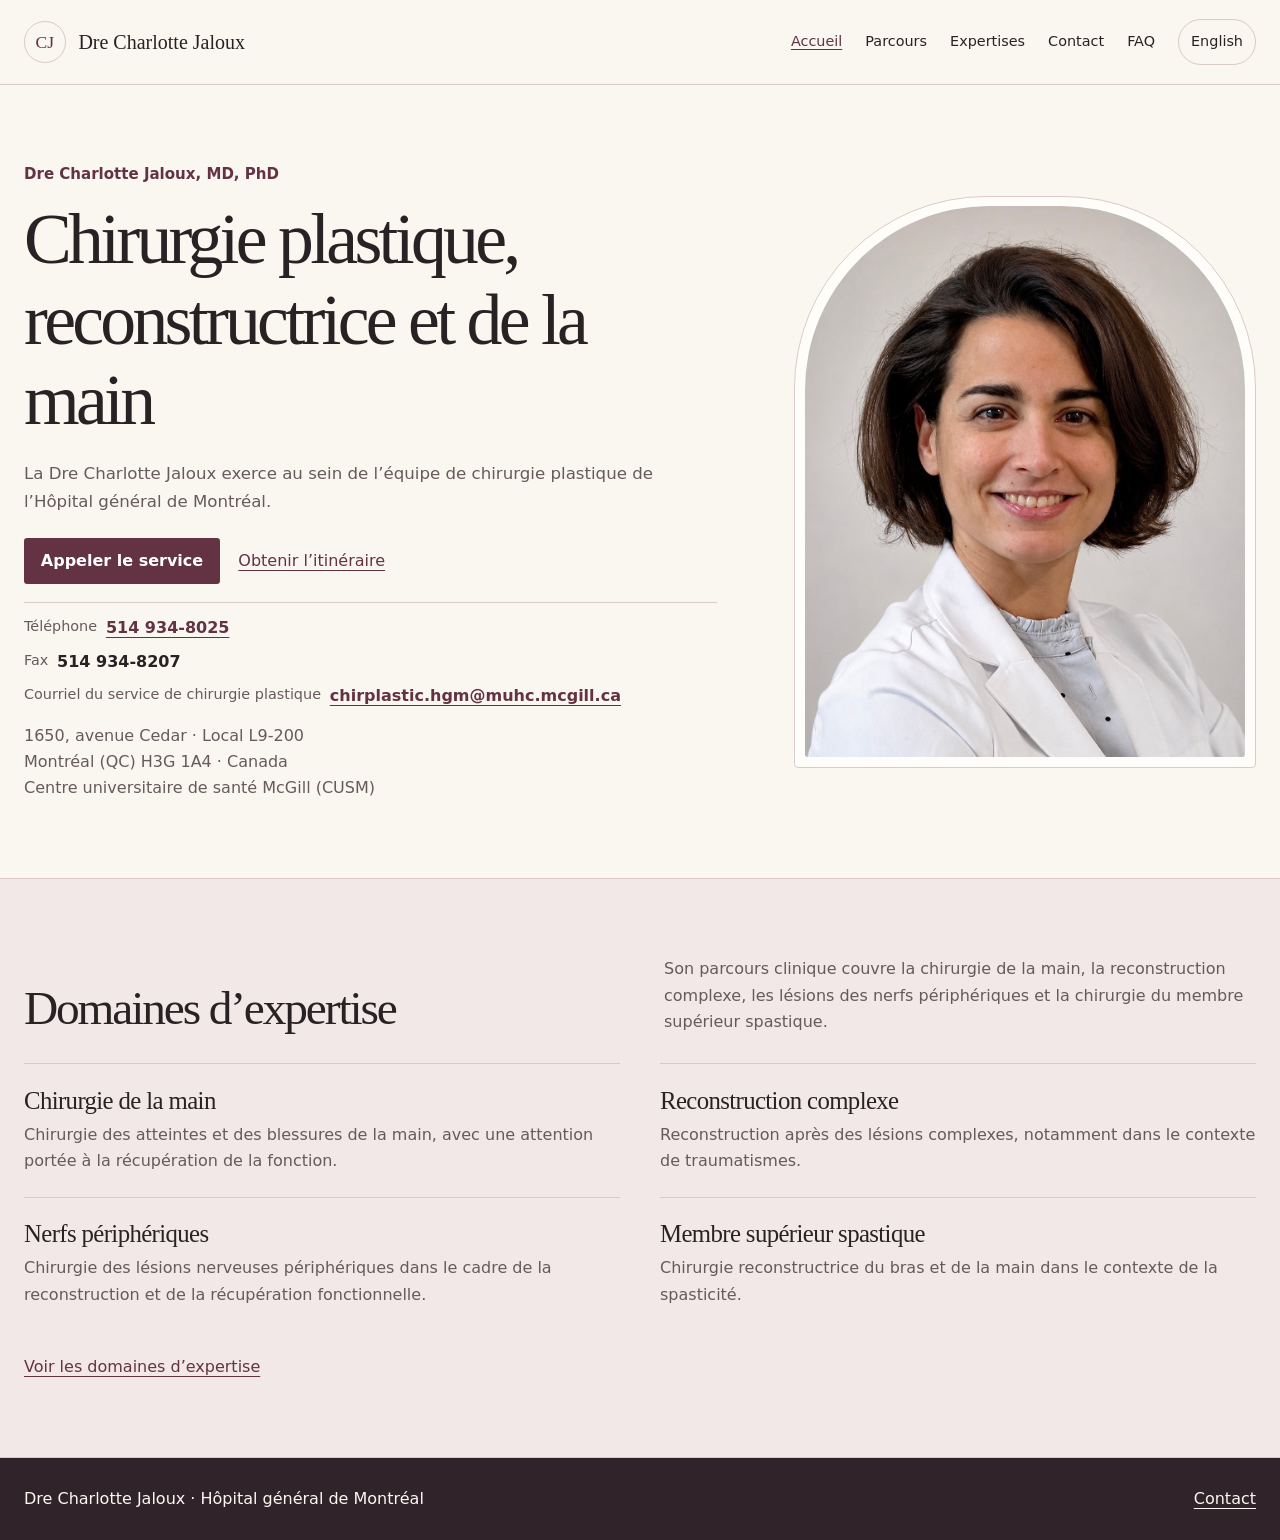
<file: index.html>
<!doctype html>
<html lang="fr">
<head>
  <meta charset="utf-8">
  <meta name="viewport" content="width=device-width, initial-scale=1">
  <title>Dre Charlotte Jaloux | Chirurgie plastique et reconstructrice, chirurgie de la main</title>
  <meta name="description" content="Dre Charlotte Jaloux, chirurgienne plasticienne et de la main à l’Hôpital général de Montréal. Téléphone, fax et coordonnées du service.">
  <meta name="theme-color" content="#faf6f0">
  <link rel="canonical" href="https://charlottejaloux.com/">
  <link rel="alternate" hreflang="fr" href="https://charlottejaloux.com/">
  <link rel="alternate" hreflang="en" href="https://charlottejaloux.com/en/">
  <link rel="alternate" hreflang="x-default" href="https://charlottejaloux.com/">
  <link rel="icon" href="assets/favicon.svg" type="image/svg+xml">
  <link rel="stylesheet" href="assets/style.css">
  <meta property="og:type" content="website">
  <meta property="og:title" content="Dre Charlotte Jaloux | Chirurgie plastique et reconstructrice, chirurgie de la main">
  <meta property="og:description" content="Dre Charlotte Jaloux, chirurgienne plasticienne et de la main à l’Hôpital général de Montréal. Téléphone, fax et coordonnées du service.">
  <meta property="og:url" content="https://charlottejaloux.com/">
  <meta property="og:locale" content="fr_CA">
  <meta property="og:image" content="https://charlottejaloux.com/assets/portrait-charlotte-jaloux.jpg">
  <meta property="og:image:alt" content="Portrait de la Dre Charlotte Jaloux">
  <meta name="twitter:card" content="summary">
  <script type="application/ld+json">{"@context": "https://schema.org", "@type": "Person", "name": "Charlotte Jaloux", "honorificPrefix": "Dre", "honorificSuffix": "MD, PhD", "jobTitle": "Chirurgie plastique et reconstructrice, chirurgie de la main", "url": "https://charlottejaloux.com/", "image": "https://charlottejaloux.com/assets/portrait-charlotte-jaloux.jpg", "sameAs": ["https://www.mcgill.ca/plasticsurgery/faculty/dr-charlotte-jaloux"], "affiliation": {"@type": "Hospital", "name": "Hôpital général de Montréal", "url": "https://cusm.ca"}}</script>
</head>
<body>
  <a class="skip" href="#main">Aller au contenu</a>
  <header class="header"><div class="wrap navrow">
    <a class="brand" href="index.html"><span class="monogram" aria-hidden="true">CJ</span><span class="brand-name">Dre Charlotte Jaloux</span></a>
    <nav class="navlinks" aria-label="Navigation principale">
      <a href="index.html" aria-current="page">Accueil</a> <a href="parcours/index.html">Parcours</a> <a href="expertises/index.html">Expertises</a> <a href="contact/index.html">Contact</a> <a href="faq/index.html">FAQ</a>
      <a class="language" href="en/index.html" lang="en" hreflang="en">English</a>
    </nav>
  </div></header>
  <main id="main"><div class="wrap hero">
  <div>
    <p class="kicker">Dre Charlotte Jaloux, MD, PhD</p>
    <h1>Chirurgie plastique, reconstructrice et de la main</h1>
    <p class="intro">La Dre Charlotte Jaloux exerce au sein de l’équipe de chirurgie plastique de l’Hôpital général de Montréal.</p>
    <div class="actions"><a href="tel:+15149348025" class="button">Appeler le service</a><a href="https://www.google.com/maps/dir/?api=1&amp;destination=Montreal+General+Hospital%2C+1650+Cedar+Avenue%2C+Montr%C3%A9al%2C+QC%2C+H3G+1A4">Obtenir l’itinéraire</a></div>
    <dl class="contact-details compact"><div><dt>Téléphone</dt><dd><a href="tel:+15149348025">514 934-8025</a></dd></div><div><dt>Fax</dt><dd>514 934-8207</dd></div><div><dt>Courriel du service de chirurgie plastique</dt><dd><a href="mailto:chirplastic.hgm@muhc.mcgill.ca">chirplastic.hgm@muhc.mcgill.ca</a></dd></div></dl>
    <p class="hospital">1650, avenue Cedar · Local L9-200<br>Montréal (QC) H3G 1A4 · Canada<br>Centre universitaire de santé McGill (CUSM)</p>
  </div>
  <figure class="portrait"><img src="assets/portrait-charlotte-jaloux.jpg" alt="Portrait de la Dre Charlotte Jaloux" width="1061" height="1483" fetchpriority="high"></figure>
</div>
<section class="section tint">
  <div class="wrap">
    <div class="section-title"><h2>Domaines d’expertise</h2><p>Son parcours clinique couvre la chirurgie de la main, la reconstruction complexe, les lésions des nerfs périphériques et la chirurgie du membre supérieur spastique.</p></div>
    <div class="grid"><article class="area"><h3>Chirurgie de la main</h3><p>Chirurgie des atteintes et des blessures de la main, avec une attention portée à la récupération de la fonction.</p></article><article class="area"><h3>Reconstruction complexe</h3><p>Reconstruction après des lésions complexes, notamment dans le contexte de traumatismes.</p></article><article class="area"><h3>Nerfs périphériques</h3><p>Chirurgie des lésions nerveuses périphériques dans le cadre de la reconstruction et de la récupération fonctionnelle.</p></article><article class="area"><h3>Membre supérieur spastique</h3><p>Chirurgie reconstructrice du bras et de la main dans le contexte de la spasticité.</p></article></div>
    <div class="actions"><a href="expertises/index.html">Voir les domaines d’expertise</a></div>
  </div>
</section></main>
  <footer class="footer"><div class="wrap">
    <p>Dre Charlotte Jaloux · Hôpital général de Montréal</p>
    <a href="contact/index.html">Contact</a>
  </div></footer>
</body>
</html>
</file>
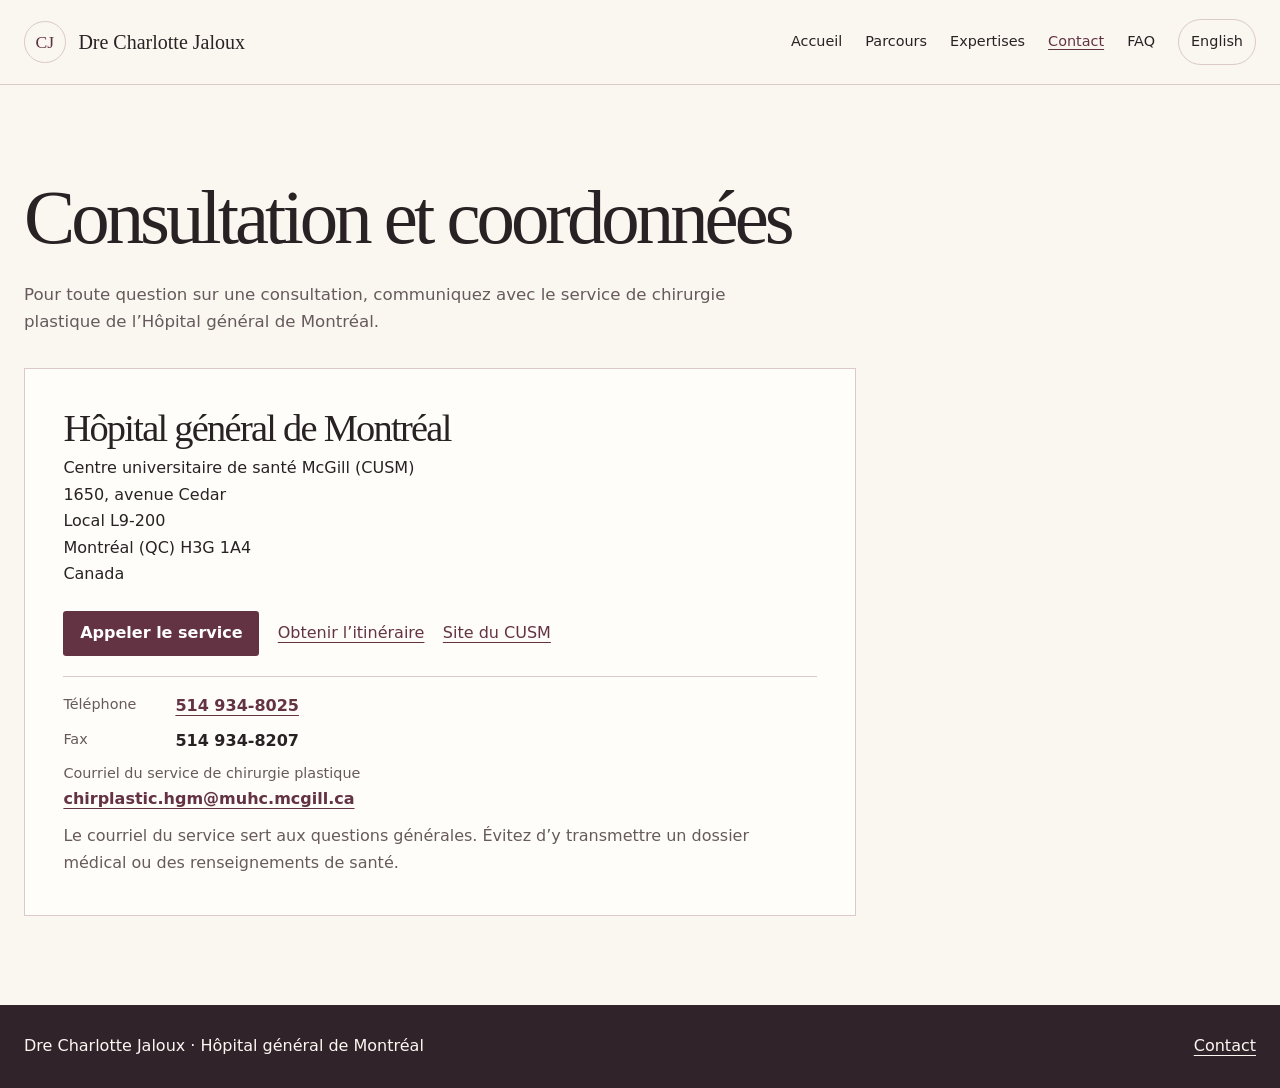
<file: contact/index.html>
<!doctype html>
<html lang="fr">
<head>
  <meta charset="utf-8">
  <meta name="viewport" content="width=device-width, initial-scale=1">
  <title>Contact | Dre Charlotte Jaloux</title>
  <meta name="description" content="Coordonnées du service de chirurgie plastique à l’Hôpital général de Montréal pour joindre l’équipe de la Dre Charlotte Jaloux.">
  <meta name="theme-color" content="#faf6f0">
  <link rel="canonical" href="https://charlottejaloux.com/contact/">
  <link rel="alternate" hreflang="fr" href="https://charlottejaloux.com/contact/">
  <link rel="alternate" hreflang="en" href="https://charlottejaloux.com/en/contact/">
  <link rel="alternate" hreflang="x-default" href="https://charlottejaloux.com/contact/">
  <link rel="icon" href="../assets/favicon.svg" type="image/svg+xml">
  <link rel="stylesheet" href="../assets/style.css">
  <meta property="og:type" content="website">
  <meta property="og:title" content="Contact | Dre Charlotte Jaloux">
  <meta property="og:description" content="Coordonnées du service de chirurgie plastique à l’Hôpital général de Montréal pour joindre l’équipe de la Dre Charlotte Jaloux.">
  <meta property="og:url" content="https://charlottejaloux.com/contact/">
  <meta property="og:locale" content="fr_CA">
  <meta property="og:image" content="https://charlottejaloux.com/assets/portrait-charlotte-jaloux.jpg">
  <meta property="og:image:alt" content="Portrait de la Dre Charlotte Jaloux">
  <meta name="twitter:card" content="summary">
  <script type="application/ld+json">{"@context": "https://schema.org", "@type": "Person", "name": "Charlotte Jaloux", "honorificPrefix": "Dre", "honorificSuffix": "MD, PhD", "jobTitle": "Chirurgie plastique et reconstructrice, chirurgie de la main", "url": "https://charlottejaloux.com/", "image": "https://charlottejaloux.com/assets/portrait-charlotte-jaloux.jpg", "sameAs": ["https://www.mcgill.ca/plasticsurgery/faculty/dr-charlotte-jaloux"], "affiliation": {"@type": "Hospital", "name": "Hôpital général de Montréal", "url": "https://cusm.ca"}}</script>
</head>
<body>
  <a class="skip" href="#main">Aller au contenu</a>
  <header class="header"><div class="wrap navrow">
    <a class="brand" href="../index.html"><span class="monogram" aria-hidden="true">CJ</span><span class="brand-name">Dre Charlotte Jaloux</span></a>
    <nav class="navlinks" aria-label="Navigation principale">
      <a href="../index.html">Accueil</a> <a href="../parcours/index.html">Parcours</a> <a href="../expertises/index.html">Expertises</a> <a href="index.html" aria-current="page">Contact</a> <a href="../faq/index.html">FAQ</a>
      <a class="language" href="../en/contact/index.html" lang="en" hreflang="en">English</a>
    </nav>
  </div></header>
  <main id="main"><div class="page-heading wrap"><h1>Consultation et coordonnées</h1><p class="intro">Pour toute question sur une consultation, communiquez avec le service de chirurgie plastique de l’Hôpital général de Montréal.</p></div>
<div class="wrap page-body">
  <section class="contact-card narrow">
    <h2>Hôpital général de Montréal</h2>
    <p>Centre universitaire de santé McGill (CUSM)</p>
    <address>1650, avenue Cedar<br>Local L9-200<br>Montréal (QC) H3G 1A4<br>Canada</address>
    <div class="actions"><a href="tel:+15149348025" class="button">Appeler le service</a><a href="https://www.google.com/maps/dir/?api=1&amp;destination=Montreal+General+Hospital%2C+1650+Cedar+Avenue%2C+Montr%C3%A9al%2C+QC%2C+H3G+1A4">Obtenir l’itinéraire</a><a href="https://cusm.ca">Site du CUSM</a></div>
    <dl class="contact-details"><div><dt>Téléphone</dt><dd><a href="tel:+15149348025">514 934-8025</a></dd></div><div><dt>Fax</dt><dd>514 934-8207</dd></div><div><dt>Courriel du service de chirurgie plastique</dt><dd><a href="mailto:chirplastic.hgm@muhc.mcgill.ca">chirplastic.hgm@muhc.mcgill.ca</a></dd></div></dl>
    <p class="notice">Le courriel du service sert aux questions générales. Évitez d’y transmettre un dossier médical ou des renseignements de santé.</p>
  </section>
</div></main>
  <footer class="footer"><div class="wrap">
    <p>Dre Charlotte Jaloux · Hôpital général de Montréal</p>
    <a href="index.html">Contact</a>
  </div></footer>
</body>
</html>
</file>
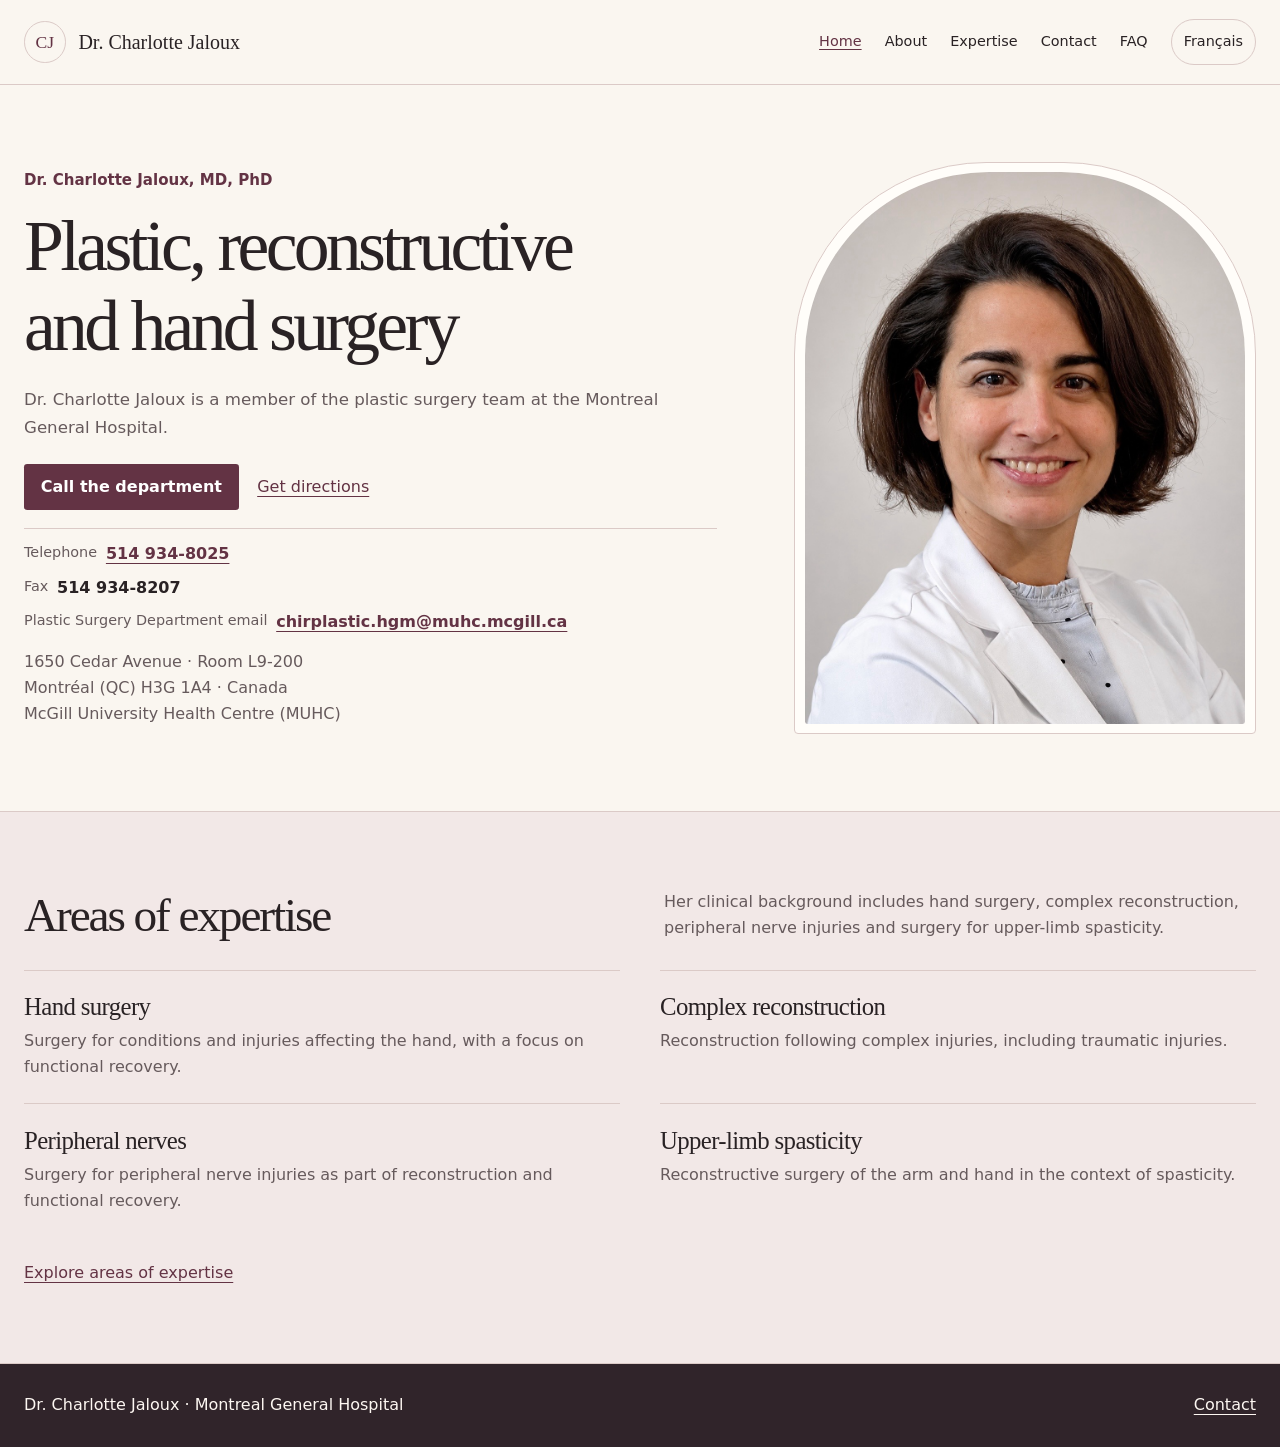
<file: en/index.html>
<!doctype html>
<html lang="en">
<head>
  <meta charset="utf-8">
  <meta name="viewport" content="width=device-width, initial-scale=1">
  <title>Dr. Charlotte Jaloux | Plastic, reconstructive and hand surgery</title>
  <meta name="description" content="Dr. Charlotte Jaloux, plastic and hand surgeon at the Montreal General Hospital. Find the department’s phone number, fax and contact details.">
  <meta name="theme-color" content="#faf6f0">
  <link rel="canonical" href="https://charlottejaloux.com/en/">
  <link rel="alternate" hreflang="fr" href="https://charlottejaloux.com/">
  <link rel="alternate" hreflang="en" href="https://charlottejaloux.com/en/">
  <link rel="alternate" hreflang="x-default" href="https://charlottejaloux.com/">
  <link rel="icon" href="../assets/favicon.svg" type="image/svg+xml">
  <link rel="stylesheet" href="../assets/style.css">
  <meta property="og:type" content="website">
  <meta property="og:title" content="Dr. Charlotte Jaloux | Plastic, reconstructive and hand surgery">
  <meta property="og:description" content="Dr. Charlotte Jaloux, plastic and hand surgeon at the Montreal General Hospital. Find the department’s phone number, fax and contact details.">
  <meta property="og:url" content="https://charlottejaloux.com/en/">
  <meta property="og:locale" content="en_CA">
  <meta property="og:image" content="https://charlottejaloux.com/assets/portrait-charlotte-jaloux.jpg">
  <meta property="og:image:alt" content="Portrait of Dr. Charlotte Jaloux">
  <meta name="twitter:card" content="summary">
  <script type="application/ld+json">{"@context": "https://schema.org", "@type": "Person", "name": "Charlotte Jaloux", "honorificPrefix": "Dr.", "honorificSuffix": "MD, PhD", "jobTitle": "Plastic, reconstructive and hand surgery", "url": "https://charlottejaloux.com/en/", "image": "https://charlottejaloux.com/assets/portrait-charlotte-jaloux.jpg", "sameAs": ["https://www.mcgill.ca/plasticsurgery/faculty/dr-charlotte-jaloux"], "affiliation": {"@type": "Hospital", "name": "Montreal General Hospital", "url": "https://muhc.ca"}}</script>
</head>
<body>
  <a class="skip" href="#main">Skip to content</a>
  <header class="header"><div class="wrap navrow">
    <a class="brand" href="index.html"><span class="monogram" aria-hidden="true">CJ</span><span class="brand-name">Dr. Charlotte Jaloux</span></a>
    <nav class="navlinks" aria-label="Main navigation">
      <a href="index.html" aria-current="page">Home</a> <a href="about/index.html">About</a> <a href="expertise/index.html">Expertise</a> <a href="contact/index.html">Contact</a> <a href="faq/index.html">FAQ</a>
      <a class="language" href="../index.html" lang="fr" hreflang="fr">Français</a>
    </nav>
  </div></header>
  <main id="main"><div class="wrap hero">
  <div>
    <p class="kicker">Dr. Charlotte Jaloux, MD, PhD</p>
    <h1>Plastic, reconstructive and hand surgery</h1>
    <p class="intro">Dr. Charlotte Jaloux is a member of the plastic surgery team at the Montreal General Hospital.</p>
    <div class="actions"><a href="tel:+15149348025" class="button">Call the department</a><a href="https://www.google.com/maps/dir/?api=1&amp;destination=Montreal+General+Hospital%2C+1650+Cedar+Avenue%2C+Montr%C3%A9al%2C+QC%2C+H3G+1A4">Get directions</a></div>
    <dl class="contact-details compact"><div><dt>Telephone</dt><dd><a href="tel:+15149348025">514 934-8025</a></dd></div><div><dt>Fax</dt><dd>514 934-8207</dd></div><div><dt>Plastic Surgery Department email</dt><dd><a href="mailto:chirplastic.hgm@muhc.mcgill.ca">chirplastic.hgm@muhc.mcgill.ca</a></dd></div></dl>
    <p class="hospital">1650 Cedar Avenue · Room L9-200<br>Montréal (QC) H3G 1A4 · Canada<br>McGill University Health Centre (MUHC)</p>
  </div>
  <figure class="portrait"><img src="../assets/portrait-charlotte-jaloux.jpg" alt="Portrait of Dr. Charlotte Jaloux" width="1061" height="1483" fetchpriority="high"></figure>
</div>
<section class="section tint">
  <div class="wrap">
    <div class="section-title"><h2>Areas of expertise</h2><p>Her clinical background includes hand surgery, complex reconstruction, peripheral nerve injuries and surgery for upper-limb spasticity.</p></div>
    <div class="grid"><article class="area"><h3>Hand surgery</h3><p>Surgery for conditions and injuries affecting the hand, with a focus on functional recovery.</p></article><article class="area"><h3>Complex reconstruction</h3><p>Reconstruction following complex injuries, including traumatic injuries.</p></article><article class="area"><h3>Peripheral nerves</h3><p>Surgery for peripheral nerve injuries as part of reconstruction and functional recovery.</p></article><article class="area"><h3>Upper-limb spasticity</h3><p>Reconstructive surgery of the arm and hand in the context of spasticity.</p></article></div>
    <div class="actions"><a href="expertise/index.html">Explore areas of expertise</a></div>
  </div>
</section></main>
  <footer class="footer"><div class="wrap">
    <p>Dr. Charlotte Jaloux · Montreal General Hospital</p>
    <a href="contact/index.html">Contact</a>
  </div></footer>
</body>
</html>
</file>
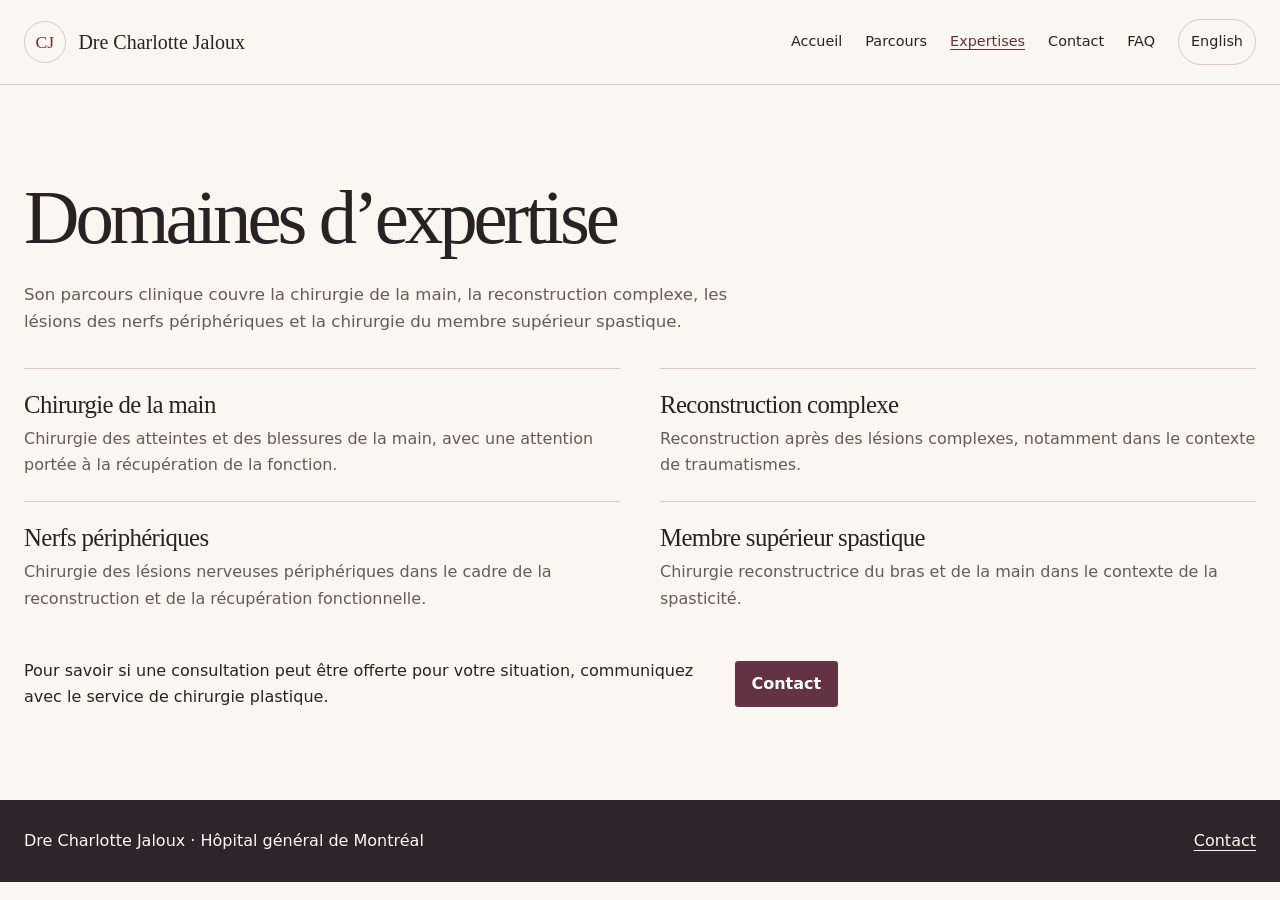
<file: expertises/index.html>
<!doctype html>
<html lang="fr">
<head>
  <meta charset="utf-8">
  <meta name="viewport" content="width=device-width, initial-scale=1">
  <title>Expertises | Dre Charlotte Jaloux</title>
  <meta name="description" content="Domaines d’expertise de la Dre Charlotte Jaloux en chirurgie de la main, reconstruction, nerfs périphériques et membre supérieur spastique.">
  <meta name="theme-color" content="#faf6f0">
  <link rel="canonical" href="https://charlottejaloux.com/expertises/">
  <link rel="alternate" hreflang="fr" href="https://charlottejaloux.com/expertises/">
  <link rel="alternate" hreflang="en" href="https://charlottejaloux.com/en/expertise/">
  <link rel="alternate" hreflang="x-default" href="https://charlottejaloux.com/expertises/">
  <link rel="icon" href="../assets/favicon.svg" type="image/svg+xml">
  <link rel="stylesheet" href="../assets/style.css">
  <meta property="og:type" content="website">
  <meta property="og:title" content="Expertises | Dre Charlotte Jaloux">
  <meta property="og:description" content="Domaines d’expertise de la Dre Charlotte Jaloux en chirurgie de la main, reconstruction, nerfs périphériques et membre supérieur spastique.">
  <meta property="og:url" content="https://charlottejaloux.com/expertises/">
  <meta property="og:locale" content="fr_CA">
  <meta property="og:image" content="https://charlottejaloux.com/assets/portrait-charlotte-jaloux.jpg">
  <meta property="og:image:alt" content="Portrait de la Dre Charlotte Jaloux">
  <meta name="twitter:card" content="summary">
  <script type="application/ld+json">{"@context": "https://schema.org", "@type": "Person", "name": "Charlotte Jaloux", "honorificPrefix": "Dre", "honorificSuffix": "MD, PhD", "jobTitle": "Chirurgie plastique et reconstructrice, chirurgie de la main", "url": "https://charlottejaloux.com/", "image": "https://charlottejaloux.com/assets/portrait-charlotte-jaloux.jpg", "sameAs": ["https://www.mcgill.ca/plasticsurgery/faculty/dr-charlotte-jaloux"], "affiliation": {"@type": "Hospital", "name": "Hôpital général de Montréal", "url": "https://cusm.ca"}}</script>
</head>
<body>
  <a class="skip" href="#main">Aller au contenu</a>
  <header class="header"><div class="wrap navrow">
    <a class="brand" href="../index.html"><span class="monogram" aria-hidden="true">CJ</span><span class="brand-name">Dre Charlotte Jaloux</span></a>
    <nav class="navlinks" aria-label="Navigation principale">
      <a href="../index.html">Accueil</a> <a href="../parcours/index.html">Parcours</a> <a href="index.html" aria-current="page">Expertises</a> <a href="../contact/index.html">Contact</a> <a href="../faq/index.html">FAQ</a>
      <a class="language" href="../en/expertise/index.html" lang="en" hreflang="en">English</a>
    </nav>
  </div></header>
  <main id="main"><div class="page-heading wrap"><h1>Domaines d’expertise</h1><p class="intro">Son parcours clinique couvre la chirurgie de la main, la reconstruction complexe, les lésions des nerfs périphériques et la chirurgie du membre supérieur spastique.</p></div>
<div class="wrap page-body">
  <div class="grid"><article class="area"><h3>Chirurgie de la main</h3><p>Chirurgie des atteintes et des blessures de la main, avec une attention portée à la récupération de la fonction.</p></article><article class="area"><h3>Reconstruction complexe</h3><p>Reconstruction après des lésions complexes, notamment dans le contexte de traumatismes.</p></article><article class="area"><h3>Nerfs périphériques</h3><p>Chirurgie des lésions nerveuses périphériques dans le cadre de la reconstruction et de la récupération fonctionnelle.</p></article><article class="area"><h3>Membre supérieur spastique</h3><p>Chirurgie reconstructrice du bras et de la main dans le contexte de la spasticité.</p></article></div>
  <div class="actions"><p>Pour savoir si une consultation peut être offerte pour votre situation, communiquez avec le service de chirurgie plastique.</p><a href="../contact/index.html" class="button">Contact</a></div>
</div></main>
  <footer class="footer"><div class="wrap">
    <p>Dre Charlotte Jaloux · Hôpital général de Montréal</p>
    <a href="../contact/index.html">Contact</a>
  </div></footer>
</body>
</html>
</file>
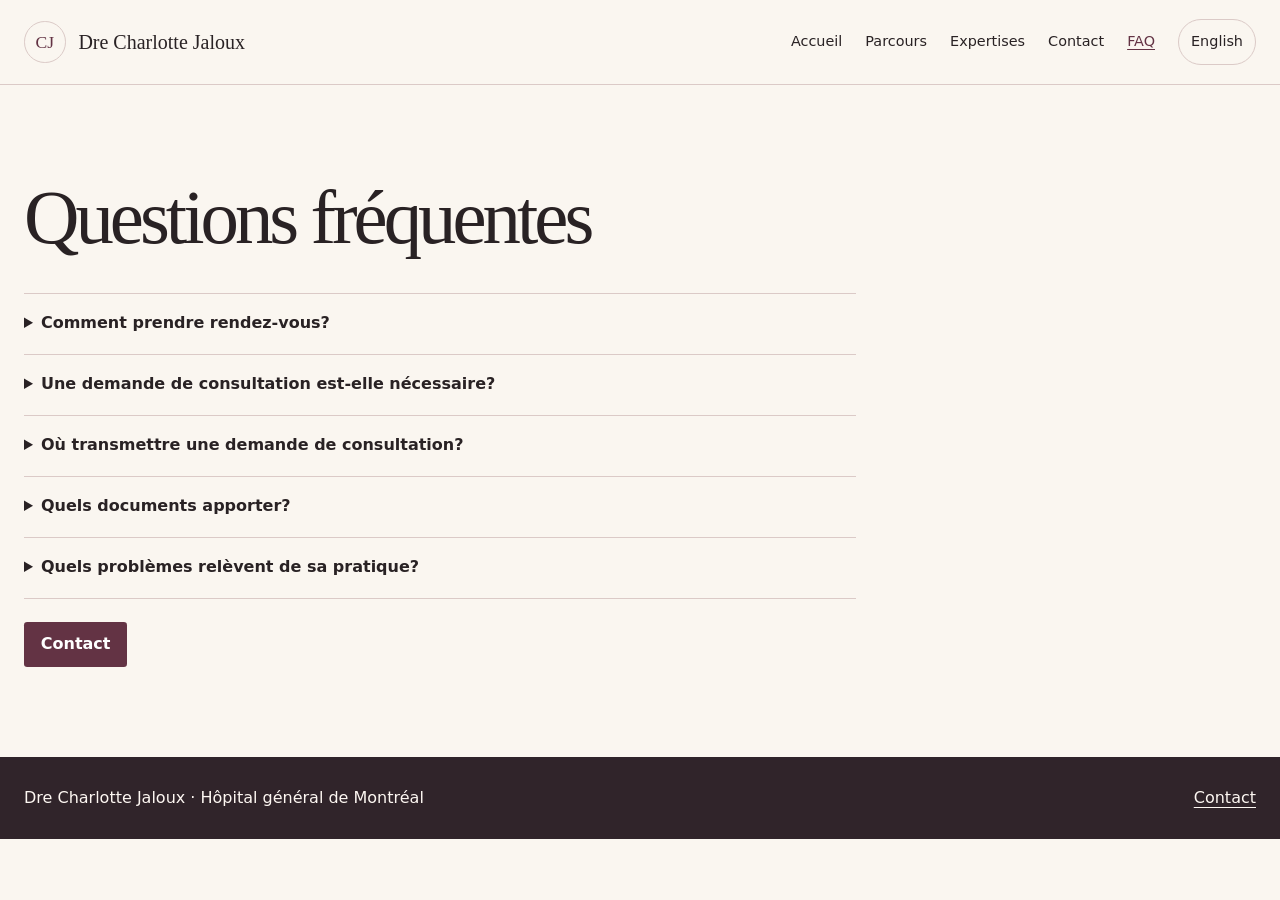
<file: faq/index.html>
<!doctype html>
<html lang="fr">
<head>
  <meta charset="utf-8">
  <meta name="viewport" content="width=device-width, initial-scale=1">
  <title>FAQ | Dre Charlotte Jaloux</title>
  <meta name="description" content="Renseignements pratiques sur les consultations et les coordonnées du service de chirurgie plastique de l’Hôpital général de Montréal.">
  <meta name="theme-color" content="#faf6f0">
  <link rel="canonical" href="https://charlottejaloux.com/faq/">
  <link rel="alternate" hreflang="fr" href="https://charlottejaloux.com/faq/">
  <link rel="alternate" hreflang="en" href="https://charlottejaloux.com/en/faq/">
  <link rel="alternate" hreflang="x-default" href="https://charlottejaloux.com/faq/">
  <link rel="icon" href="../assets/favicon.svg" type="image/svg+xml">
  <link rel="stylesheet" href="../assets/style.css">
  <meta property="og:type" content="website">
  <meta property="og:title" content="FAQ | Dre Charlotte Jaloux">
  <meta property="og:description" content="Renseignements pratiques sur les consultations et les coordonnées du service de chirurgie plastique de l’Hôpital général de Montréal.">
  <meta property="og:url" content="https://charlottejaloux.com/faq/">
  <meta property="og:locale" content="fr_CA">
  <meta property="og:image" content="https://charlottejaloux.com/assets/portrait-charlotte-jaloux.jpg">
  <meta property="og:image:alt" content="Portrait de la Dre Charlotte Jaloux">
  <meta name="twitter:card" content="summary">
  <script type="application/ld+json">{"@context": "https://schema.org", "@type": "Person", "name": "Charlotte Jaloux", "honorificPrefix": "Dre", "honorificSuffix": "MD, PhD", "jobTitle": "Chirurgie plastique et reconstructrice, chirurgie de la main", "url": "https://charlottejaloux.com/", "image": "https://charlottejaloux.com/assets/portrait-charlotte-jaloux.jpg", "sameAs": ["https://www.mcgill.ca/plasticsurgery/faculty/dr-charlotte-jaloux"], "affiliation": {"@type": "Hospital", "name": "Hôpital général de Montréal", "url": "https://cusm.ca"}}</script>
</head>
<body>
  <a class="skip" href="#main">Aller au contenu</a>
  <header class="header"><div class="wrap navrow">
    <a class="brand" href="../index.html"><span class="monogram" aria-hidden="true">CJ</span><span class="brand-name">Dre Charlotte Jaloux</span></a>
    <nav class="navlinks" aria-label="Navigation principale">
      <a href="../index.html">Accueil</a> <a href="../parcours/index.html">Parcours</a> <a href="../expertises/index.html">Expertises</a> <a href="../contact/index.html">Contact</a> <a href="index.html" aria-current="page">FAQ</a>
      <a class="language" href="../en/faq/index.html" lang="en" hreflang="en">English</a>
    </nav>
  </div></header>
  <main id="main"><div class="page-heading wrap"><h1>Questions fréquentes</h1></div>
<div class="wrap page-body"><div class="narrow">
  <details><summary>Comment prendre rendez-vous?</summary><p>Appelez le service de chirurgie plastique pour connaître la marche à suivre.</p></details><details><summary>Une demande de consultation est-elle nécessaire?</summary><p>Le service de chirurgie plastique peut vous indiquer si une demande est nécessaire dans votre situation.</p></details><details><summary>Où transmettre une demande de consultation?</summary><p>Le service de chirurgie plastique peut confirmer le canal et les documents à utiliser. Ses coordonnées sont indiquées sur la page Contact.</p></details><details><summary>Quels documents apporter?</summary><p>Au moment de confirmer votre rendez-vous, demandez au service quels documents ou résultats apporter.</p></details><details><summary>Quels problèmes relèvent de sa pratique?</summary><p>Consultez la page Expertises pour voir les domaines documentés. Le service peut vous orienter selon votre situation.</p></details>
  <div class="actions"><a href="../contact/index.html" class="button">Contact</a></div>
</div></div></main>
  <footer class="footer"><div class="wrap">
    <p>Dre Charlotte Jaloux · Hôpital général de Montréal</p>
    <a href="../contact/index.html">Contact</a>
  </div></footer>
</body>
</html>
</file>
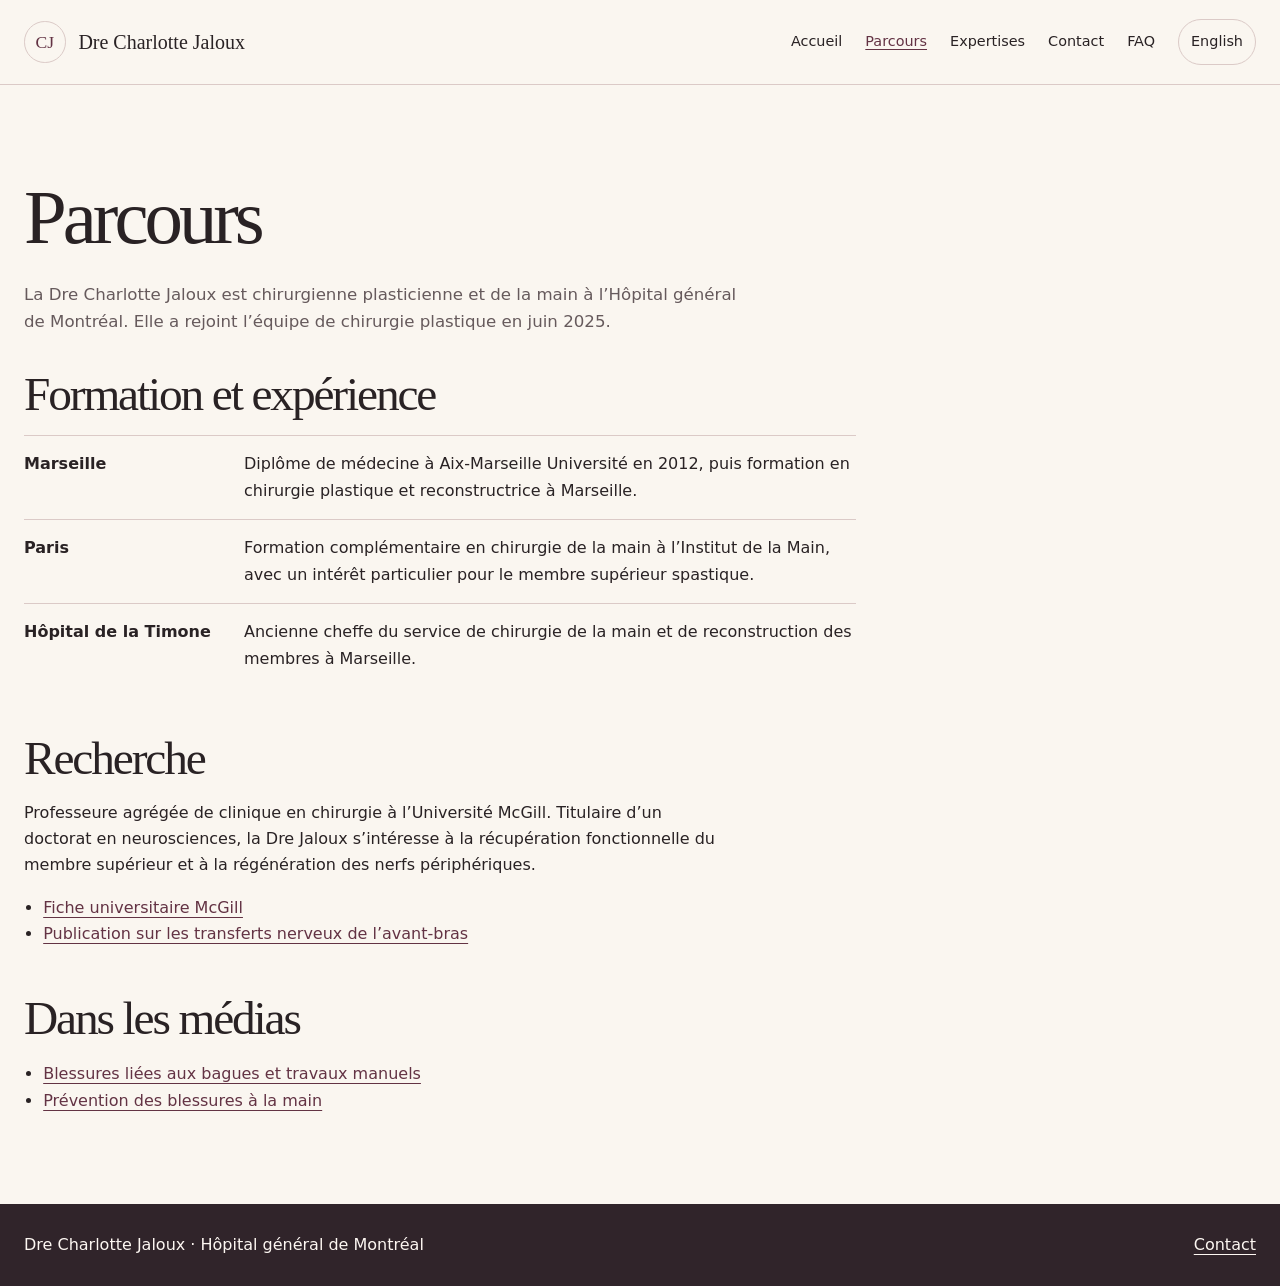
<file: parcours/index.html>
<!doctype html>
<html lang="fr">
<head>
  <meta charset="utf-8">
  <meta name="viewport" content="width=device-width, initial-scale=1">
  <title>Parcours | Dre Charlotte Jaloux</title>
  <meta name="description" content="Formation, parcours clinique et recherche de la Dre Charlotte Jaloux, chirurgienne plasticienne et de la main à Montréal.">
  <meta name="theme-color" content="#faf6f0">
  <link rel="canonical" href="https://charlottejaloux.com/parcours/">
  <link rel="alternate" hreflang="fr" href="https://charlottejaloux.com/parcours/">
  <link rel="alternate" hreflang="en" href="https://charlottejaloux.com/en/about/">
  <link rel="alternate" hreflang="x-default" href="https://charlottejaloux.com/parcours/">
  <link rel="icon" href="../assets/favicon.svg" type="image/svg+xml">
  <link rel="stylesheet" href="../assets/style.css">
  <meta property="og:type" content="website">
  <meta property="og:title" content="Parcours | Dre Charlotte Jaloux">
  <meta property="og:description" content="Formation, parcours clinique et recherche de la Dre Charlotte Jaloux, chirurgienne plasticienne et de la main à Montréal.">
  <meta property="og:url" content="https://charlottejaloux.com/parcours/">
  <meta property="og:locale" content="fr_CA">
  <meta property="og:image" content="https://charlottejaloux.com/assets/portrait-charlotte-jaloux.jpg">
  <meta property="og:image:alt" content="Portrait de la Dre Charlotte Jaloux">
  <meta name="twitter:card" content="summary">
  <script type="application/ld+json">{"@context": "https://schema.org", "@type": "Person", "name": "Charlotte Jaloux", "honorificPrefix": "Dre", "honorificSuffix": "MD, PhD", "jobTitle": "Chirurgie plastique et reconstructrice, chirurgie de la main", "url": "https://charlottejaloux.com/", "image": "https://charlottejaloux.com/assets/portrait-charlotte-jaloux.jpg", "sameAs": ["https://www.mcgill.ca/plasticsurgery/faculty/dr-charlotte-jaloux"], "affiliation": {"@type": "Hospital", "name": "Hôpital général de Montréal", "url": "https://cusm.ca"}}</script>
</head>
<body>
  <a class="skip" href="#main">Aller au contenu</a>
  <header class="header"><div class="wrap navrow">
    <a class="brand" href="../index.html"><span class="monogram" aria-hidden="true">CJ</span><span class="brand-name">Dre Charlotte Jaloux</span></a>
    <nav class="navlinks" aria-label="Navigation principale">
      <a href="../index.html">Accueil</a> <a href="index.html" aria-current="page">Parcours</a> <a href="../expertises/index.html">Expertises</a> <a href="../contact/index.html">Contact</a> <a href="../faq/index.html">FAQ</a>
      <a class="language" href="../en/about/index.html" lang="en" hreflang="en">English</a>
    </nav>
  </div></header>
  <main id="main"><div class="page-heading wrap"><h1>Parcours</h1><p class="intro">La Dre Charlotte Jaloux est chirurgienne plasticienne et de la main à l’Hôpital général de Montréal. Elle a rejoint l’équipe de chirurgie plastique en juin 2025.</p></div>
<div class="wrap page-body">
  <div class="narrow">
    <section><h2>Formation et expérience</h2><dl class="rows"><div><dt>Marseille</dt><dd>Diplôme de médecine à Aix-Marseille Université en 2012, puis formation en chirurgie plastique et reconstructrice à Marseille.</dd></div><div><dt>Paris</dt><dd>Formation complémentaire en chirurgie de la main à l’Institut de la Main, avec un intérêt particulier pour le membre supérieur spastique.</dd></div><div><dt>Hôpital de la Timone</dt><dd>Ancienne cheffe du service de chirurgie de la main et de reconstruction des membres à Marseille.</dd></div></dl></section>
    <section><h2>Recherche</h2>
      <p>Professeure agrégée de clinique en chirurgie à l’Université McGill. Titulaire d’un doctorat en neurosciences, la Dre Jaloux s’intéresse à la récupération fonctionnelle du membre supérieur et à la régénération des nerfs périphériques.</p>
      <ul class="source-links"><li><a href="https://www.mcgill.ca/plasticsurgery/faculty/dr-charlotte-jaloux">Fiche universitaire McGill</a></li><li><a href="https://pubmed.ncbi.nlm.nih.gov/35906417/">Publication sur les transferts nerveux de l’avant-bras</a></li></ul>
    </section>
    <section><h2>Dans les médias</h2><ul class="source-links"><li><a href="https://muhc.ca/muhc-media/muhc-media-june-1-2026">Blessures liées aux bagues et travaux manuels</a></li><li><a href="https://muhc.ca/muhc-media/muhc-media-may-25-2026">Prévention des blessures à la main</a></li></ul></section>
  </div>
</div></main>
  <footer class="footer"><div class="wrap">
    <p>Dre Charlotte Jaloux · Hôpital général de Montréal</p>
    <a href="../contact/index.html">Contact</a>
  </div></footer>
</body>
</html>
</file>
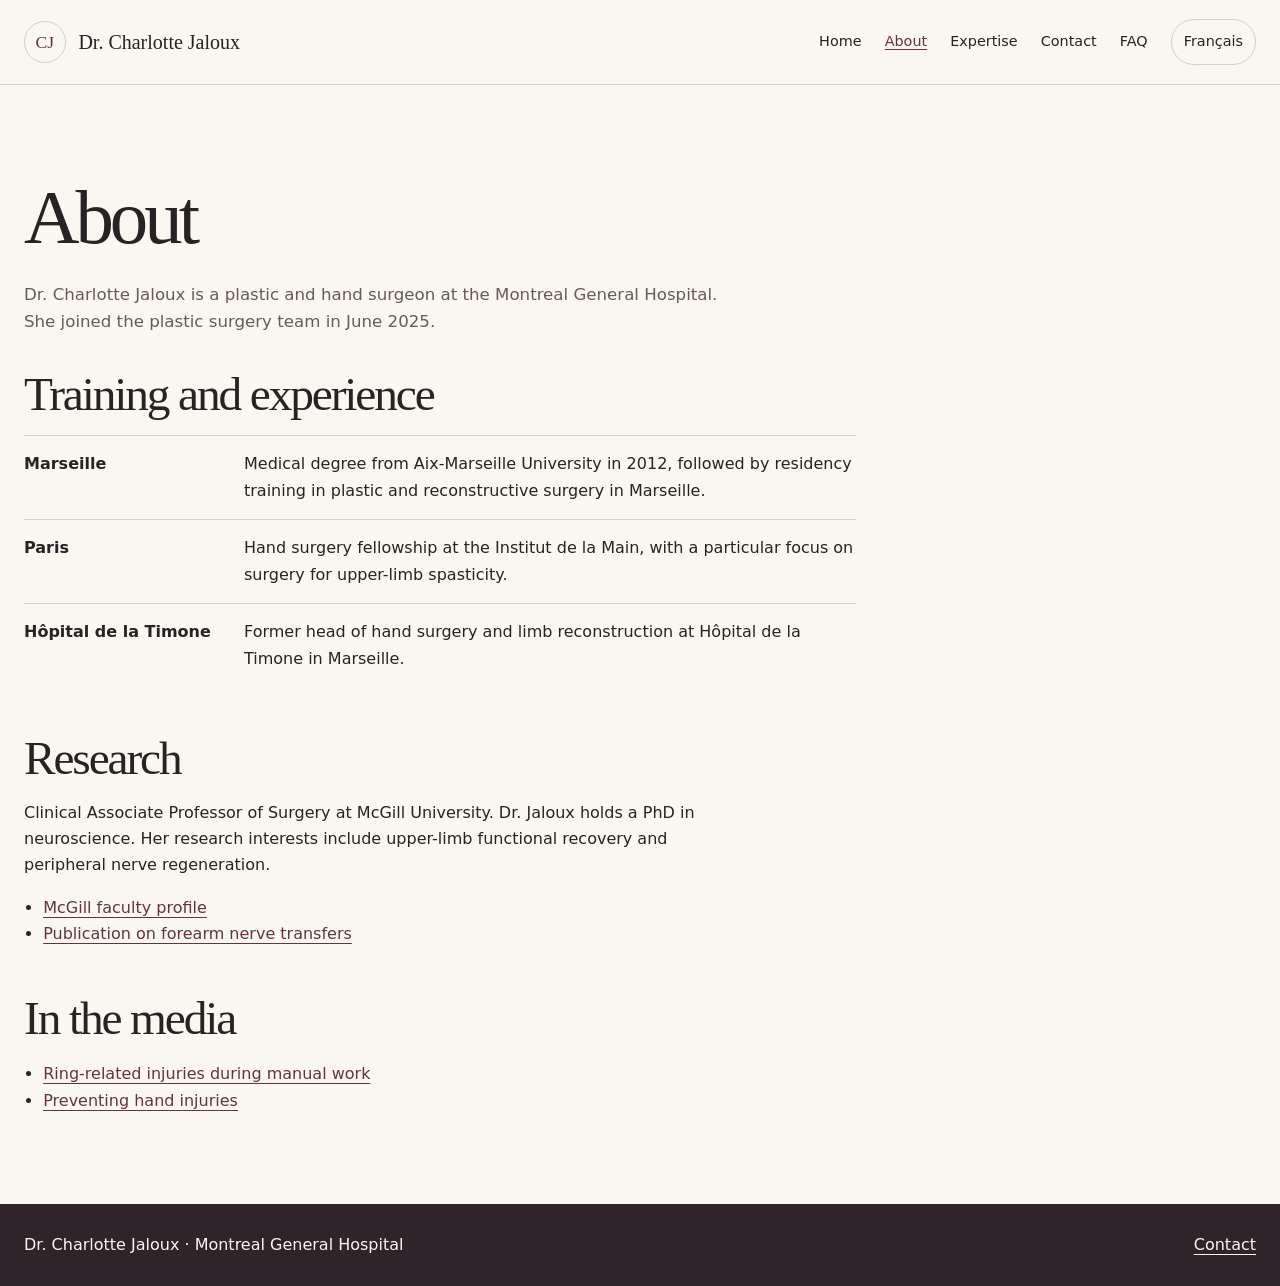
<file: en/about/index.html>
<!doctype html>
<html lang="en">
<head>
  <meta charset="utf-8">
  <meta name="viewport" content="width=device-width, initial-scale=1">
  <title>About | Dr. Charlotte Jaloux</title>
  <meta name="description" content="Training, clinical experience and research of Dr. Charlotte Jaloux, a plastic and hand surgeon in Montreal.">
  <meta name="theme-color" content="#faf6f0">
  <link rel="canonical" href="https://charlottejaloux.com/en/about/">
  <link rel="alternate" hreflang="fr" href="https://charlottejaloux.com/parcours/">
  <link rel="alternate" hreflang="en" href="https://charlottejaloux.com/en/about/">
  <link rel="alternate" hreflang="x-default" href="https://charlottejaloux.com/parcours/">
  <link rel="icon" href="../../assets/favicon.svg" type="image/svg+xml">
  <link rel="stylesheet" href="../../assets/style.css">
  <meta property="og:type" content="website">
  <meta property="og:title" content="About | Dr. Charlotte Jaloux">
  <meta property="og:description" content="Training, clinical experience and research of Dr. Charlotte Jaloux, a plastic and hand surgeon in Montreal.">
  <meta property="og:url" content="https://charlottejaloux.com/en/about/">
  <meta property="og:locale" content="en_CA">
  <meta property="og:image" content="https://charlottejaloux.com/assets/portrait-charlotte-jaloux.jpg">
  <meta property="og:image:alt" content="Portrait of Dr. Charlotte Jaloux">
  <meta name="twitter:card" content="summary">
  <script type="application/ld+json">{"@context": "https://schema.org", "@type": "Person", "name": "Charlotte Jaloux", "honorificPrefix": "Dr.", "honorificSuffix": "MD, PhD", "jobTitle": "Plastic, reconstructive and hand surgery", "url": "https://charlottejaloux.com/en/", "image": "https://charlottejaloux.com/assets/portrait-charlotte-jaloux.jpg", "sameAs": ["https://www.mcgill.ca/plasticsurgery/faculty/dr-charlotte-jaloux"], "affiliation": {"@type": "Hospital", "name": "Montreal General Hospital", "url": "https://muhc.ca"}}</script>
</head>
<body>
  <a class="skip" href="#main">Skip to content</a>
  <header class="header"><div class="wrap navrow">
    <a class="brand" href="../index.html"><span class="monogram" aria-hidden="true">CJ</span><span class="brand-name">Dr. Charlotte Jaloux</span></a>
    <nav class="navlinks" aria-label="Main navigation">
      <a href="../index.html">Home</a> <a href="index.html" aria-current="page">About</a> <a href="../expertise/index.html">Expertise</a> <a href="../contact/index.html">Contact</a> <a href="../faq/index.html">FAQ</a>
      <a class="language" href="../../parcours/index.html" lang="fr" hreflang="fr">Français</a>
    </nav>
  </div></header>
  <main id="main"><div class="page-heading wrap"><h1>About</h1><p class="intro">Dr. Charlotte Jaloux is a plastic and hand surgeon at the Montreal General Hospital. She joined the plastic surgery team in June 2025.</p></div>
<div class="wrap page-body">
  <div class="narrow">
    <section><h2>Training and experience</h2><dl class="rows"><div><dt>Marseille</dt><dd>Medical degree from Aix-Marseille University in 2012, followed by residency training in plastic and reconstructive surgery in Marseille.</dd></div><div><dt>Paris</dt><dd>Hand surgery fellowship at the Institut de la Main, with a particular focus on surgery for upper-limb spasticity.</dd></div><div><dt>Hôpital de la Timone</dt><dd>Former head of hand surgery and limb reconstruction at Hôpital de la Timone in Marseille.</dd></div></dl></section>
    <section><h2>Research</h2>
      <p>Clinical Associate Professor of Surgery at McGill University. Dr. Jaloux holds a PhD in neuroscience. Her research interests include upper-limb functional recovery and peripheral nerve regeneration.</p>
      <ul class="source-links"><li><a href="https://www.mcgill.ca/plasticsurgery/faculty/dr-charlotte-jaloux">McGill faculty profile</a></li><li><a href="https://pubmed.ncbi.nlm.nih.gov/35906417/">Publication on forearm nerve transfers</a></li></ul>
    </section>
    <section><h2>In the media</h2><ul class="source-links"><li><a href="https://muhc.ca/muhc-media/muhc-media-june-1-2026">Ring-related injuries during manual work</a></li><li><a href="https://muhc.ca/muhc-media/muhc-media-may-25-2026">Preventing hand injuries</a></li></ul></section>
  </div>
</div></main>
  <footer class="footer"><div class="wrap">
    <p>Dr. Charlotte Jaloux · Montreal General Hospital</p>
    <a href="../contact/index.html">Contact</a>
  </div></footer>
</body>
</html>
</file>
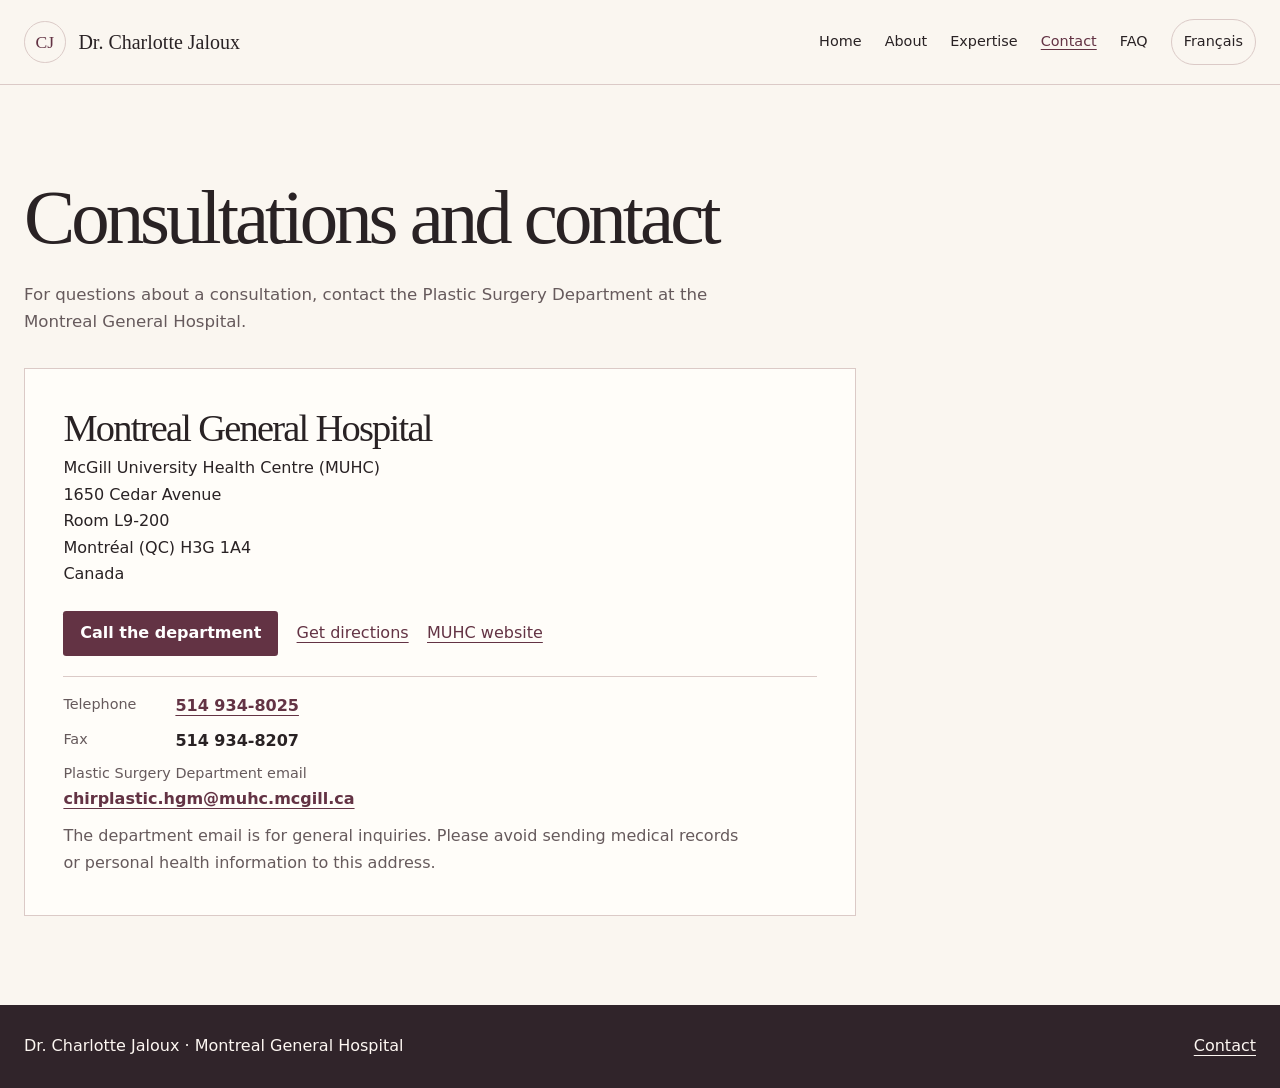
<file: en/contact/index.html>
<!doctype html>
<html lang="en">
<head>
  <meta charset="utf-8">
  <meta name="viewport" content="width=device-width, initial-scale=1">
  <title>Contact | Dr. Charlotte Jaloux</title>
  <meta name="description" content="Contact information for the Montreal General Hospital Plastic Surgery Department and Dr. Charlotte Jaloux’s team.">
  <meta name="theme-color" content="#faf6f0">
  <link rel="canonical" href="https://charlottejaloux.com/en/contact/">
  <link rel="alternate" hreflang="fr" href="https://charlottejaloux.com/contact/">
  <link rel="alternate" hreflang="en" href="https://charlottejaloux.com/en/contact/">
  <link rel="alternate" hreflang="x-default" href="https://charlottejaloux.com/contact/">
  <link rel="icon" href="../../assets/favicon.svg" type="image/svg+xml">
  <link rel="stylesheet" href="../../assets/style.css">
  <meta property="og:type" content="website">
  <meta property="og:title" content="Contact | Dr. Charlotte Jaloux">
  <meta property="og:description" content="Contact information for the Montreal General Hospital Plastic Surgery Department and Dr. Charlotte Jaloux’s team.">
  <meta property="og:url" content="https://charlottejaloux.com/en/contact/">
  <meta property="og:locale" content="en_CA">
  <meta property="og:image" content="https://charlottejaloux.com/assets/portrait-charlotte-jaloux.jpg">
  <meta property="og:image:alt" content="Portrait of Dr. Charlotte Jaloux">
  <meta name="twitter:card" content="summary">
  <script type="application/ld+json">{"@context": "https://schema.org", "@type": "Person", "name": "Charlotte Jaloux", "honorificPrefix": "Dr.", "honorificSuffix": "MD, PhD", "jobTitle": "Plastic, reconstructive and hand surgery", "url": "https://charlottejaloux.com/en/", "image": "https://charlottejaloux.com/assets/portrait-charlotte-jaloux.jpg", "sameAs": ["https://www.mcgill.ca/plasticsurgery/faculty/dr-charlotte-jaloux"], "affiliation": {"@type": "Hospital", "name": "Montreal General Hospital", "url": "https://muhc.ca"}}</script>
</head>
<body>
  <a class="skip" href="#main">Skip to content</a>
  <header class="header"><div class="wrap navrow">
    <a class="brand" href="../index.html"><span class="monogram" aria-hidden="true">CJ</span><span class="brand-name">Dr. Charlotte Jaloux</span></a>
    <nav class="navlinks" aria-label="Main navigation">
      <a href="../index.html">Home</a> <a href="../about/index.html">About</a> <a href="../expertise/index.html">Expertise</a> <a href="index.html" aria-current="page">Contact</a> <a href="../faq/index.html">FAQ</a>
      <a class="language" href="../../contact/index.html" lang="fr" hreflang="fr">Français</a>
    </nav>
  </div></header>
  <main id="main"><div class="page-heading wrap"><h1>Consultations and contact</h1><p class="intro">For questions about a consultation, contact the Plastic Surgery Department at the Montreal General Hospital.</p></div>
<div class="wrap page-body">
  <section class="contact-card narrow">
    <h2>Montreal General Hospital</h2>
    <p>McGill University Health Centre (MUHC)</p>
    <address>1650 Cedar Avenue<br>Room L9-200<br>Montréal (QC) H3G 1A4<br>Canada</address>
    <div class="actions"><a href="tel:+15149348025" class="button">Call the department</a><a href="https://www.google.com/maps/dir/?api=1&amp;destination=Montreal+General+Hospital%2C+1650+Cedar+Avenue%2C+Montr%C3%A9al%2C+QC%2C+H3G+1A4">Get directions</a><a href="https://muhc.ca">MUHC website</a></div>
    <dl class="contact-details"><div><dt>Telephone</dt><dd><a href="tel:+15149348025">514 934-8025</a></dd></div><div><dt>Fax</dt><dd>514 934-8207</dd></div><div><dt>Plastic Surgery Department email</dt><dd><a href="mailto:chirplastic.hgm@muhc.mcgill.ca">chirplastic.hgm@muhc.mcgill.ca</a></dd></div></dl>
    <p class="notice">The department email is for general inquiries. Please avoid sending medical records or personal health information to this address.</p>
  </section>
</div></main>
  <footer class="footer"><div class="wrap">
    <p>Dr. Charlotte Jaloux · Montreal General Hospital</p>
    <a href="index.html">Contact</a>
  </div></footer>
</body>
</html>
</file>
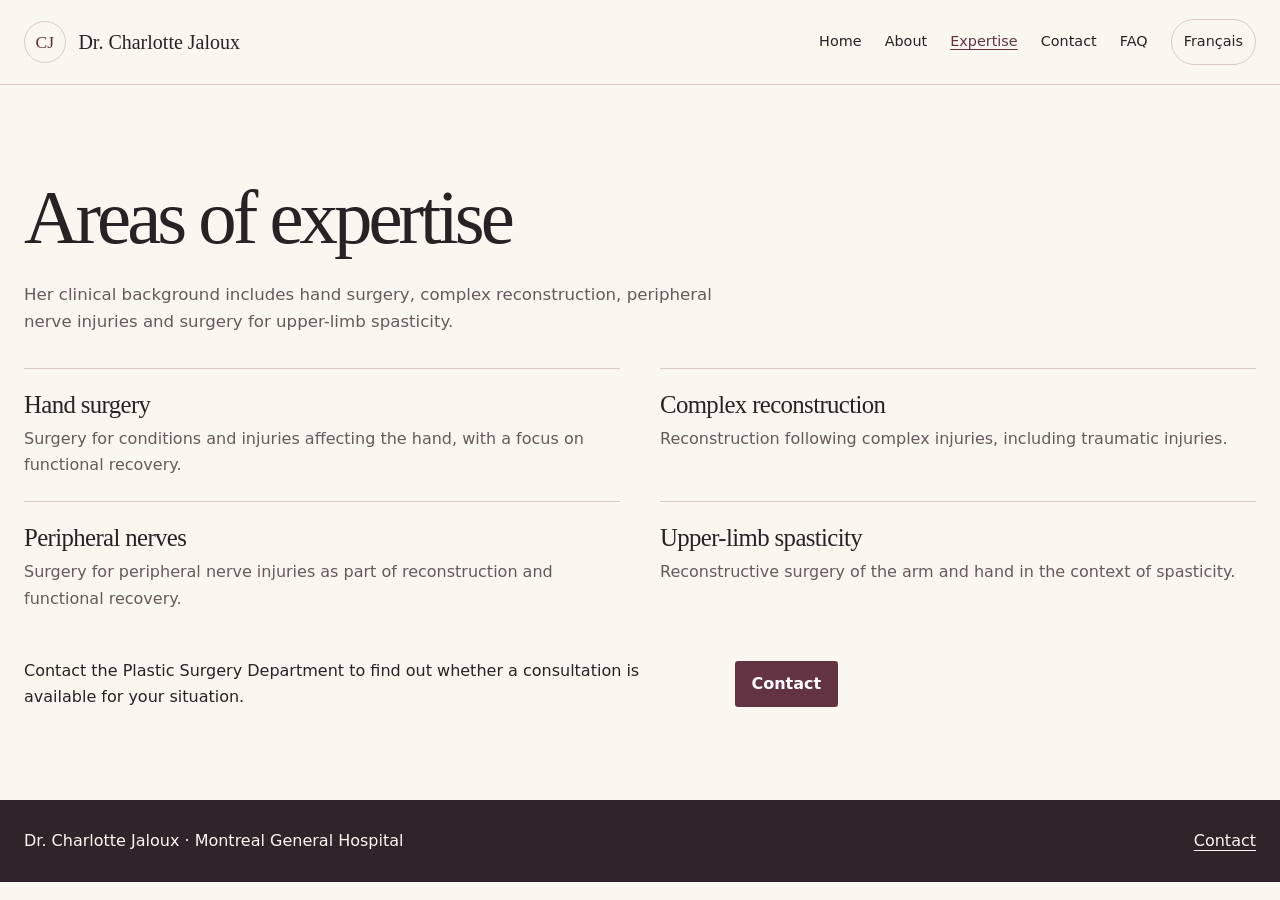
<file: en/expertise/index.html>
<!doctype html>
<html lang="en">
<head>
  <meta charset="utf-8">
  <meta name="viewport" content="width=device-width, initial-scale=1">
  <title>Expertise | Dr. Charlotte Jaloux</title>
  <meta name="description" content="Dr. Charlotte Jaloux’s expertise in hand surgery, reconstruction, peripheral nerve injuries and upper-limb spasticity.">
  <meta name="theme-color" content="#faf6f0">
  <link rel="canonical" href="https://charlottejaloux.com/en/expertise/">
  <link rel="alternate" hreflang="fr" href="https://charlottejaloux.com/expertises/">
  <link rel="alternate" hreflang="en" href="https://charlottejaloux.com/en/expertise/">
  <link rel="alternate" hreflang="x-default" href="https://charlottejaloux.com/expertises/">
  <link rel="icon" href="../../assets/favicon.svg" type="image/svg+xml">
  <link rel="stylesheet" href="../../assets/style.css">
  <meta property="og:type" content="website">
  <meta property="og:title" content="Expertise | Dr. Charlotte Jaloux">
  <meta property="og:description" content="Dr. Charlotte Jaloux’s expertise in hand surgery, reconstruction, peripheral nerve injuries and upper-limb spasticity.">
  <meta property="og:url" content="https://charlottejaloux.com/en/expertise/">
  <meta property="og:locale" content="en_CA">
  <meta property="og:image" content="https://charlottejaloux.com/assets/portrait-charlotte-jaloux.jpg">
  <meta property="og:image:alt" content="Portrait of Dr. Charlotte Jaloux">
  <meta name="twitter:card" content="summary">
  <script type="application/ld+json">{"@context": "https://schema.org", "@type": "Person", "name": "Charlotte Jaloux", "honorificPrefix": "Dr.", "honorificSuffix": "MD, PhD", "jobTitle": "Plastic, reconstructive and hand surgery", "url": "https://charlottejaloux.com/en/", "image": "https://charlottejaloux.com/assets/portrait-charlotte-jaloux.jpg", "sameAs": ["https://www.mcgill.ca/plasticsurgery/faculty/dr-charlotte-jaloux"], "affiliation": {"@type": "Hospital", "name": "Montreal General Hospital", "url": "https://muhc.ca"}}</script>
</head>
<body>
  <a class="skip" href="#main">Skip to content</a>
  <header class="header"><div class="wrap navrow">
    <a class="brand" href="../index.html"><span class="monogram" aria-hidden="true">CJ</span><span class="brand-name">Dr. Charlotte Jaloux</span></a>
    <nav class="navlinks" aria-label="Main navigation">
      <a href="../index.html">Home</a> <a href="../about/index.html">About</a> <a href="index.html" aria-current="page">Expertise</a> <a href="../contact/index.html">Contact</a> <a href="../faq/index.html">FAQ</a>
      <a class="language" href="../../expertises/index.html" lang="fr" hreflang="fr">Français</a>
    </nav>
  </div></header>
  <main id="main"><div class="page-heading wrap"><h1>Areas of expertise</h1><p class="intro">Her clinical background includes hand surgery, complex reconstruction, peripheral nerve injuries and surgery for upper-limb spasticity.</p></div>
<div class="wrap page-body">
  <div class="grid"><article class="area"><h3>Hand surgery</h3><p>Surgery for conditions and injuries affecting the hand, with a focus on functional recovery.</p></article><article class="area"><h3>Complex reconstruction</h3><p>Reconstruction following complex injuries, including traumatic injuries.</p></article><article class="area"><h3>Peripheral nerves</h3><p>Surgery for peripheral nerve injuries as part of reconstruction and functional recovery.</p></article><article class="area"><h3>Upper-limb spasticity</h3><p>Reconstructive surgery of the arm and hand in the context of spasticity.</p></article></div>
  <div class="actions"><p>Contact the Plastic Surgery Department to find out whether a consultation is available for your situation.</p><a href="../contact/index.html" class="button">Contact</a></div>
</div></main>
  <footer class="footer"><div class="wrap">
    <p>Dr. Charlotte Jaloux · Montreal General Hospital</p>
    <a href="../contact/index.html">Contact</a>
  </div></footer>
</body>
</html>
</file>
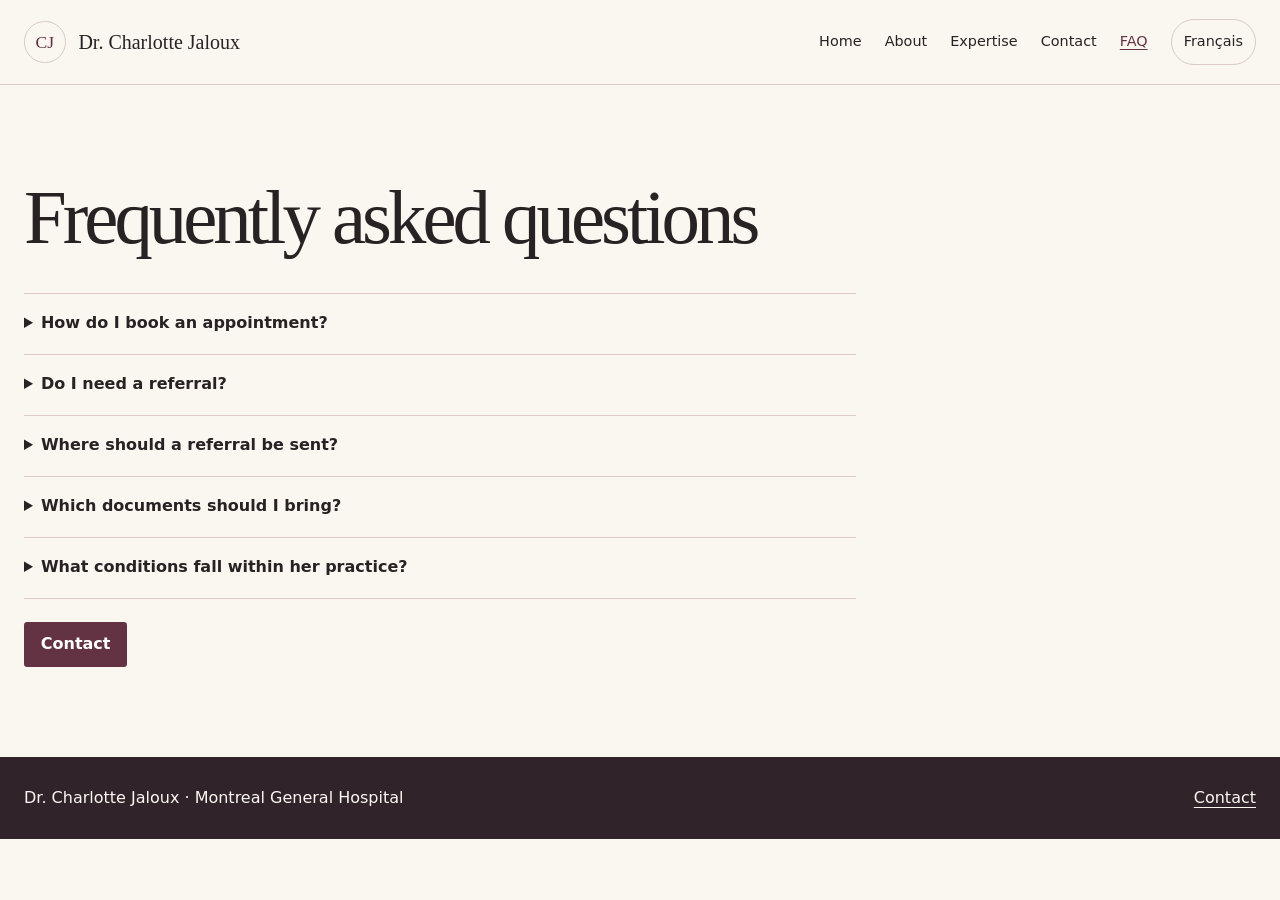
<file: en/faq/index.html>
<!doctype html>
<html lang="en">
<head>
  <meta charset="utf-8">
  <meta name="viewport" content="width=device-width, initial-scale=1">
  <title>FAQ | Dr. Charlotte Jaloux</title>
  <meta name="description" content="Practical information about consultations and contacting the Montreal General Hospital Plastic Surgery Department.">
  <meta name="theme-color" content="#faf6f0">
  <link rel="canonical" href="https://charlottejaloux.com/en/faq/">
  <link rel="alternate" hreflang="fr" href="https://charlottejaloux.com/faq/">
  <link rel="alternate" hreflang="en" href="https://charlottejaloux.com/en/faq/">
  <link rel="alternate" hreflang="x-default" href="https://charlottejaloux.com/faq/">
  <link rel="icon" href="../../assets/favicon.svg" type="image/svg+xml">
  <link rel="stylesheet" href="../../assets/style.css">
  <meta property="og:type" content="website">
  <meta property="og:title" content="FAQ | Dr. Charlotte Jaloux">
  <meta property="og:description" content="Practical information about consultations and contacting the Montreal General Hospital Plastic Surgery Department.">
  <meta property="og:url" content="https://charlottejaloux.com/en/faq/">
  <meta property="og:locale" content="en_CA">
  <meta property="og:image" content="https://charlottejaloux.com/assets/portrait-charlotte-jaloux.jpg">
  <meta property="og:image:alt" content="Portrait of Dr. Charlotte Jaloux">
  <meta name="twitter:card" content="summary">
  <script type="application/ld+json">{"@context": "https://schema.org", "@type": "Person", "name": "Charlotte Jaloux", "honorificPrefix": "Dr.", "honorificSuffix": "MD, PhD", "jobTitle": "Plastic, reconstructive and hand surgery", "url": "https://charlottejaloux.com/en/", "image": "https://charlottejaloux.com/assets/portrait-charlotte-jaloux.jpg", "sameAs": ["https://www.mcgill.ca/plasticsurgery/faculty/dr-charlotte-jaloux"], "affiliation": {"@type": "Hospital", "name": "Montreal General Hospital", "url": "https://muhc.ca"}}</script>
</head>
<body>
  <a class="skip" href="#main">Skip to content</a>
  <header class="header"><div class="wrap navrow">
    <a class="brand" href="../index.html"><span class="monogram" aria-hidden="true">CJ</span><span class="brand-name">Dr. Charlotte Jaloux</span></a>
    <nav class="navlinks" aria-label="Main navigation">
      <a href="../index.html">Home</a> <a href="../about/index.html">About</a> <a href="../expertise/index.html">Expertise</a> <a href="../contact/index.html">Contact</a> <a href="index.html" aria-current="page">FAQ</a>
      <a class="language" href="../../faq/index.html" lang="fr" hreflang="fr">Français</a>
    </nav>
  </div></header>
  <main id="main"><div class="page-heading wrap"><h1>Frequently asked questions</h1></div>
<div class="wrap page-body"><div class="narrow">
  <details><summary>How do I book an appointment?</summary><p>Call the Plastic Surgery Department for guidance on the appointment process.</p></details><details><summary>Do I need a referral?</summary><p>The Plastic Surgery Department can tell you whether a referral is needed for your situation.</p></details><details><summary>Where should a referral be sent?</summary><p>The department can confirm how to send a referral and which documents to include. Its details are listed on the Contact page.</p></details><details><summary>Which documents should I bring?</summary><p>When confirming your appointment, ask the department which documents or results to bring.</p></details><details><summary>What conditions fall within her practice?</summary><p>See the Expertise page for documented areas of expertise. The department can advise you based on your situation.</p></details>
  <div class="actions"><a href="../contact/index.html" class="button">Contact</a></div>
</div></div></main>
  <footer class="footer"><div class="wrap">
    <p>Dr. Charlotte Jaloux · Montreal General Hospital</p>
    <a href="../contact/index.html">Contact</a>
  </div></footer>
</body>
</html>
</file>
<file: assets/style.css>
:root {
  color-scheme: light;
  --paper: #faf6f0;
  --white: #fffdf9;
  --ink: #292224;
  --muted: #665a5c;
  --accent: #633344;
  --accent-dark: #482331;
  --blush: #f2e8e7;
  --line: #dbcac7;
  --body: "Instrument Sans", system-ui, sans-serif;
  --display: Georgia, "Times New Roman", serif;
}
* { box-sizing: border-box; }
body { margin: 0; background: var(--paper); color: var(--ink); font: 1rem/1.65 var(--body); }
a { color: var(--accent); text-underline-offset: .22em; }
a:hover { color: var(--accent-dark); }
a:focus-visible, summary:focus-visible { outline: 3px solid var(--accent); outline-offset: 4px; }
img { display: block; max-width: 100%; height: auto; }
h1, h2, h3, p { margin: 0; }
h1, h2, h3 { font-family: var(--display); font-weight: 400; line-height: 1.12; }
h1 { font-size: clamp(2.75rem, 5.8vw, 5.9rem); letter-spacing: -.052em; }
h2 { font-size: clamp(2rem, 3.7vw, 3.6rem); letter-spacing: -.045em; }
h3 { font-size: 1.55rem; letter-spacing: -.025em; }
p { max-width: 68ch; }
.wrap { width: min(100% - 3rem, 78rem); margin-inline: auto; }
.skip { position: absolute; top: -6rem; left: 1rem; z-index: 5; padding: .6rem 1rem; background: var(--white); }
.skip:focus { top: .75rem; }
.header { border-bottom: 1px solid var(--line); }
.navrow, .brand, .navlinks { display: flex; align-items: center; }
.navrow { justify-content: space-between; gap: 1.5rem; min-height: 5.25rem; }
.brand { gap: .8rem; color: var(--ink); text-decoration: none; white-space: nowrap; }
.brand-name { font: 1.25rem var(--display); }
.monogram { display: grid; place-items: center; min-width: 2.6rem; aspect-ratio: 1; border: 1px solid var(--line); border-radius: 50%; font: 1.1rem var(--display); color: var(--accent); }
.navlinks { gap: clamp(.55rem, 1.8vw, 1.65rem); flex-wrap: wrap; }
.navlinks a { padding: .65rem 0; color: var(--ink); font-size: .9rem; text-decoration: none; }
.navlinks a[aria-current], .navlinks a:hover { color: var(--accent); text-decoration: underline; }
.navlinks .language { padding-inline: .75rem; border: 1px solid var(--line); border-radius: 3rem; }
.hero { display: grid; grid-template-columns: 1.2fr .8fr; align-items: center; gap: clamp(2rem, 6vw, 6rem); padding-block: clamp(2.7rem, 6vw, 6.5rem); }
.hero h1 { max-width: 16ch; font-size: clamp(2.75rem, 5.6vw, 5.2rem); }
.kicker { color: var(--accent); font-size: .94rem; font-weight: 650; margin-bottom: .8rem; }
.intro { margin-top: 1.25rem; color: var(--muted); font-size: clamp(1rem, 1.3vw, 1.22rem); }
.portrait { margin: 0; align-self: center; padding: .6rem; background: var(--white); border: 1px solid var(--line); border-radius: 12rem 12rem .25rem .25rem; }
.portrait img { width: 100%; aspect-ratio: 4/5; object-fit: cover; object-position: center 28%; border-radius: 11.5rem 11.5rem .15rem .15rem; }
.actions { display: flex; flex-wrap: wrap; align-items: center; gap: .65rem 1.15rem; margin-top: 1.45rem; }
.button { display: inline-flex; align-items: center; min-height: 2.85rem; padding: .6rem 1.05rem; border-radius: .2rem; background: var(--accent); color: white; font-weight: 650; text-decoration: none; }
.button:hover { background: var(--accent-dark); color: white; }
.contact-details { display: grid; gap: .5rem; margin: 1.1rem 0 0; }
.contact-details div { display: grid; grid-template-columns: minmax(6rem, auto) 1fr; gap: 0 1rem; }
.contact-details div:last-child { grid-template-columns: 1fr; }
.contact-details dt { color: var(--muted); font-size: .9rem; }
.contact-details dd { margin: 0; font-weight: 600; overflow-wrap: anywhere; }
.compact { padding-top: .75rem; border-top: 1px solid var(--line); }
.compact div { display: flex; flex-wrap: wrap; gap: 0 .55rem; }
.hospital { margin-top: .8rem; color: var(--muted); }
.section { padding-block: clamp(2.75rem, 6vw, 5.5rem); }
.tint { background: var(--blush); border-block: 1px solid var(--line); }
.section-title { display: grid; grid-template-columns: 1fr 1fr; gap: 1rem 3rem; align-items: end; margin-bottom: 1.75rem; }
.section-title p { color: var(--muted); }
.grid { display: grid; grid-template-columns: 1fr 1fr; gap: 0 2.5rem; }
.area { padding-block: 1.4rem; border-top: 1px solid var(--line); }
.area p { color: var(--muted); margin-top: .45rem; }
.page-heading { padding-top: clamp(2.8rem, 7vw, 6rem); padding-bottom: 2rem; }
.page-heading h1 { font-size: clamp(2.65rem, 6vw, 5.4rem); }
.narrow { max-width: 52rem; }
.page-body { padding-bottom: clamp(3rem, 7vw, 6rem); }
.page-body section + section { margin-top: 2.8rem; }
.page-body h2 { margin-bottom: .9rem; }
.rows { margin: 0; }
.rows div { display: grid; grid-template-columns: minmax(8rem, 1fr) 3fr; gap: 1rem; border-top: 1px solid var(--line); padding-block: .95rem; }
.rows dt { font-weight: 650; }
.rows dd { margin: 0; }
.source-links { padding-left: 1.2rem; margin-bottom: 0; }
.contact-card { border: 1px solid var(--line); background: var(--white); padding: clamp(1.25rem, 4vw, 2.4rem); }
.contact-card h2 { font-size: clamp(1.7rem, 3vw, 2.8rem); margin-bottom: .35rem; }
address { font-style: normal; }
.contact-card .contact-details { margin-top: 1.25rem; padding-top: 1rem; border-top: 1px solid var(--line); }
.contact-card .notice { color: var(--muted); margin-top: .7rem; }
details { border-top: 1px solid var(--line); }
details:last-of-type { border-bottom: 1px solid var(--line); }
summary { cursor: pointer; padding-block: 1.05rem; font-weight: 650; }
details p { padding: 0 0 1.2rem 1.1rem; color: var(--muted); }
.footer { background: #30242a; color: #fdf7f2; padding-block: 1.75rem; }
.footer .wrap { display: flex; flex-wrap: wrap; gap: .5rem 1.5rem; justify-content: space-between; align-items: center; }
.footer a { color: inherit; }
@media (max-width: 760px) {
  .wrap { width: calc(100% - 2rem); }
  .navrow { flex-wrap: wrap; gap: .35rem; padding-block: .6rem; }
  .navlinks { width: 100%; gap: 0 .9rem; }
  .navlinks a { font-size: .86rem; }
  .navlinks .language { margin-left: auto; }
  .hero { grid-template-columns: 1fr; gap: 1.6rem; }
  .hero h1 { max-width: 13ch; }
  .portrait { width: min(100%, 25rem); justify-self: center; }
  .section-title { grid-template-columns: 1fr; }
}
@media (max-width: 430px) {
  .navlinks { column-gap: .63rem; }
  .navlinks .language { margin-left: 0; padding-inline: .55rem; }
  .grid, .rows div { grid-template-columns: 1fr; }
  .rows div { gap: .1rem; }
}
</file>
